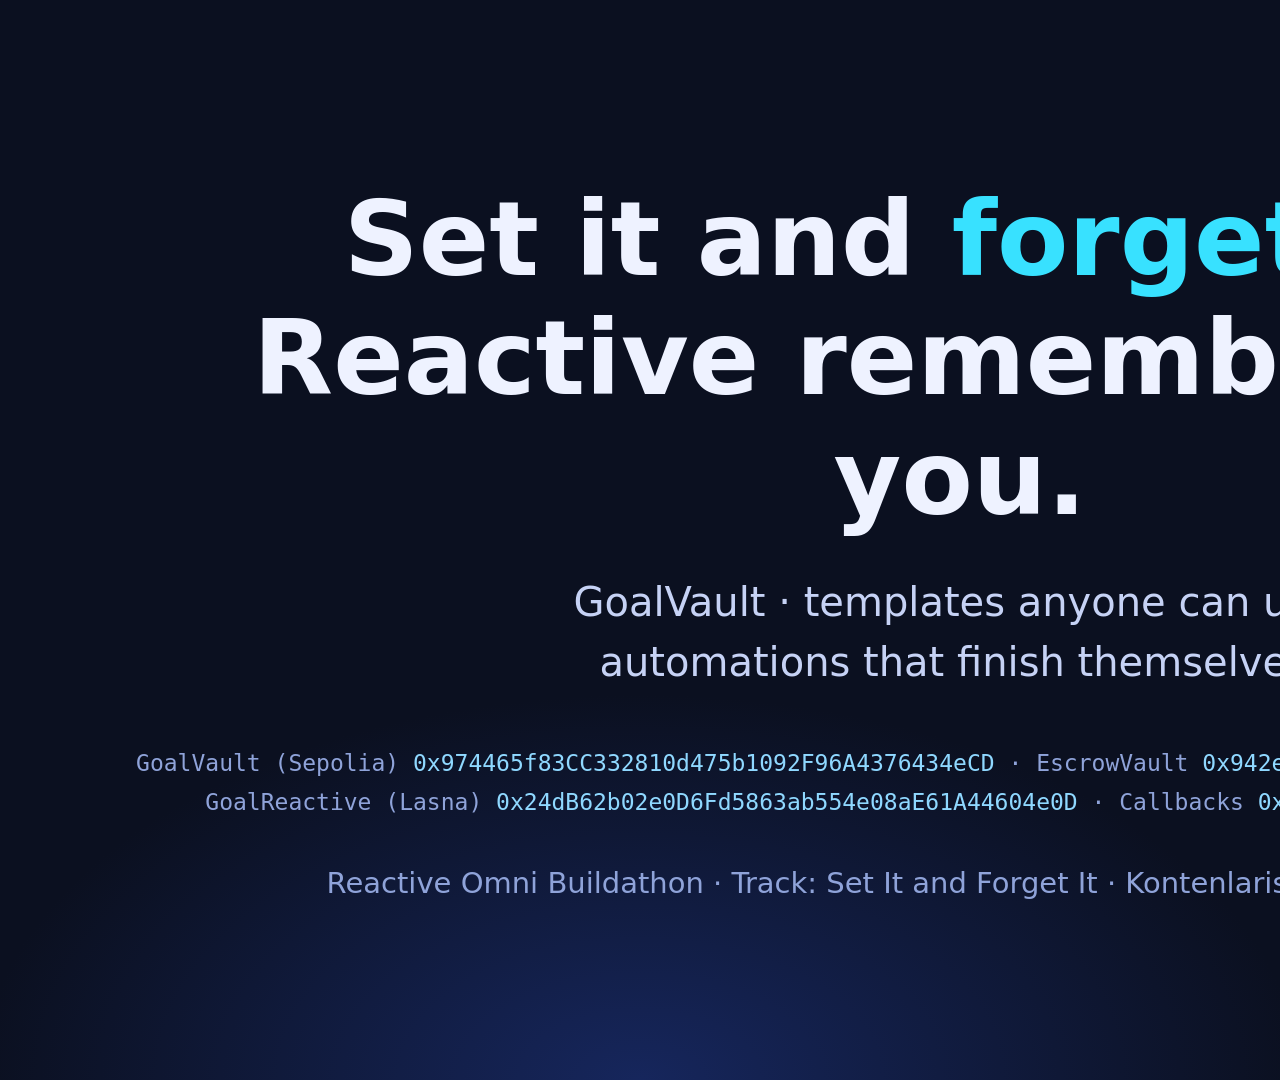
<file: video/slides/slide-closing.html>
<!DOCTYPE html><html><head><meta charset="utf-8"><style>
*{margin:0;padding:0;box-sizing:border-box}
body{width:1920px;height:1080px;background:radial-gradient(1200px 700px at 50% 100%,#16265c 0%,#0b1020 55%);color:#eef2ff;font-family:'DejaVu Sans',sans-serif;display:flex;flex-direction:column;align-items:center;justify-content:center;text-align:center;padding:0 120px}
h1{font-size:104px;line-height:1.15}
h1 .a{color:#38e1ff}
p.sub{margin-top:34px;font-size:40px;color:#c6d2f5;line-height:1.5}
.addr{margin-top:52px;font-family:'DejaVu Sans Mono',monospace;font-size:23px;color:#8fa3d9;line-height:1.7}
.addr b{color:#8fd8ff;font-weight:normal}
p.small{margin-top:44px;font-size:29px;color:#8fa3d9}
</style></head><body>
<h1>Set it and <span class="a">forget it</span> —<br>Reactive remembers for you.</h1>
<p class="sub">GoalVault · templates anyone can use,<br>automations that finish themselves.</p>
<div class="addr">
GoalVault (Sepolia) <b>0x974465f83CC332810d475b1092F96A4376434eCD</b> · EscrowVault <b>0x942e0d1cCB31B6C4a12E6b479D6F406C644DeE8E</b><br>
GoalReactive (Lasna) <b>0x24dB62b02e0D6Fd5863ab554e08aE61A44604e0D</b> · Callbacks <b>0xfC568793…33f1</b> / <b>0xc772B94E…32D0</b>
</div>
<p class="small">Reactive Omni Buildathon · Track: Set It and Forget It · Kontenlaris Studio — thank you!</p>
</body></html>
</file>
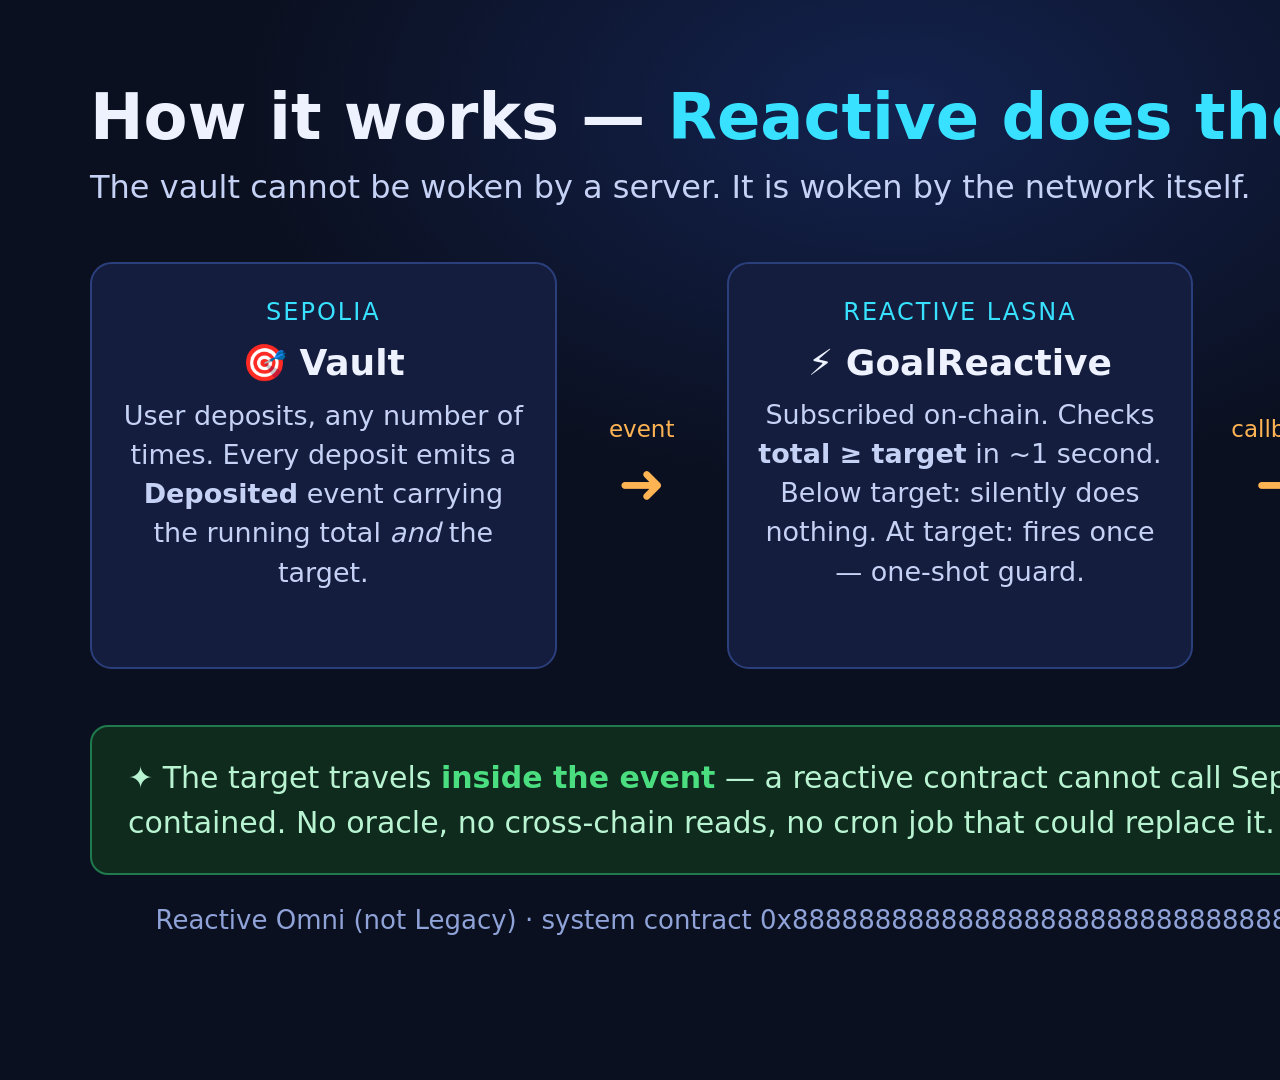
<file: video/slides/slide-flow.html>
<!DOCTYPE html><html><head><meta charset="utf-8"><style>
*{margin:0;padding:0;box-sizing:border-box}
body{width:1920px;height:1080px;background:radial-gradient(1200px 700px at 70% 10%,#13224e 0%,#0b1020 55%);color:#eef2ff;font-family:'DejaVu Sans',sans-serif;padding:80px 90px}
h1{font-size:64px;margin-bottom:14px} h1 .a{color:#38e1ff}
p.lead{font-size:32px;color:#c6d2f5;margin-bottom:56px}
.flow{display:flex;align-items:stretch;gap:0;margin-top:10px}
.box{flex:1;background:#141d3d;border:2px solid #2b3f7d;border-radius:22px;padding:34px 28px;text-align:center}
.box h2{font-size:36px;margin-bottom:12px}
.box .chain{font-size:24px;color:#38e1ff;text-transform:uppercase;letter-spacing:2px;margin-bottom:16px}
.box p{font-size:27px;line-height:1.45;color:#c6d2f5}
.arrow{display:flex;flex-direction:column;justify-content:center;align-items:center;width:170px;color:#ffb454}
.arrow .lbl{font-size:23px;color:#ffb454;text-align:center;line-height:1.3;margin-bottom:6px}
.arrow .arr{font-size:56px}
.note{margin-top:56px;background:#0f2b1d;border:2px solid #1f7a4d;border-radius:18px;padding:28px 36px;font-size:30px;line-height:1.5;color:#b9f4d2}
.note b{color:#4ade80}
.foot{margin-top:30px;font-size:26px;color:#8fa3d9;text-align:center}
</style></head><body>
<h1>How it works — <span class="a">Reactive does the watching</span></h1>
<p class="lead">The vault cannot be woken by a server. It is woken by the network itself.</p>
<div class="flow">
  <div class="box"><div class="chain">Sepolia</div><h2>🎯 Vault</h2><p>User deposits, any number of times. Every deposit emits a <b>Deposited</b> event carrying the running total <i>and</i> the target.</p></div>
  <div class="arrow"><div class="lbl">event</div><div class="arr">➜</div></div>
  <div class="box"><div class="chain">Reactive Lasna</div><h2>⚡ GoalReactive</h2><p>Subscribed on-chain. Checks <b>total ≥ target</b> in ~1 second. Below target: silently does nothing. At target: fires once — one-shot guard.</p></div>
  <div class="arrow"><div class="lbl">callback</div><div class="arr">➜</div></div>
  <div class="box"><div class="chain">Sepolia</div><h2>🤝 Callback → Payout</h2><p>GoalCallback authenticates the delivery twice, calls <b>release()</b>, and the beneficiary is paid. Goal completed — automatically.</p></div>
</div>
<div class="note">✦ The target travels <b>inside the event</b> — a reactive contract cannot call Sepolia, so <b>react()</b> is fully self-contained. No oracle, no cross-chain reads, no cron job that could replace it.</div>
<div class="foot">Reactive Omni (not Legacy) · system contract 0x8888888888888888888888888888888888888888 · requestCallbackV_1_0</div>
</body></html>
</file>
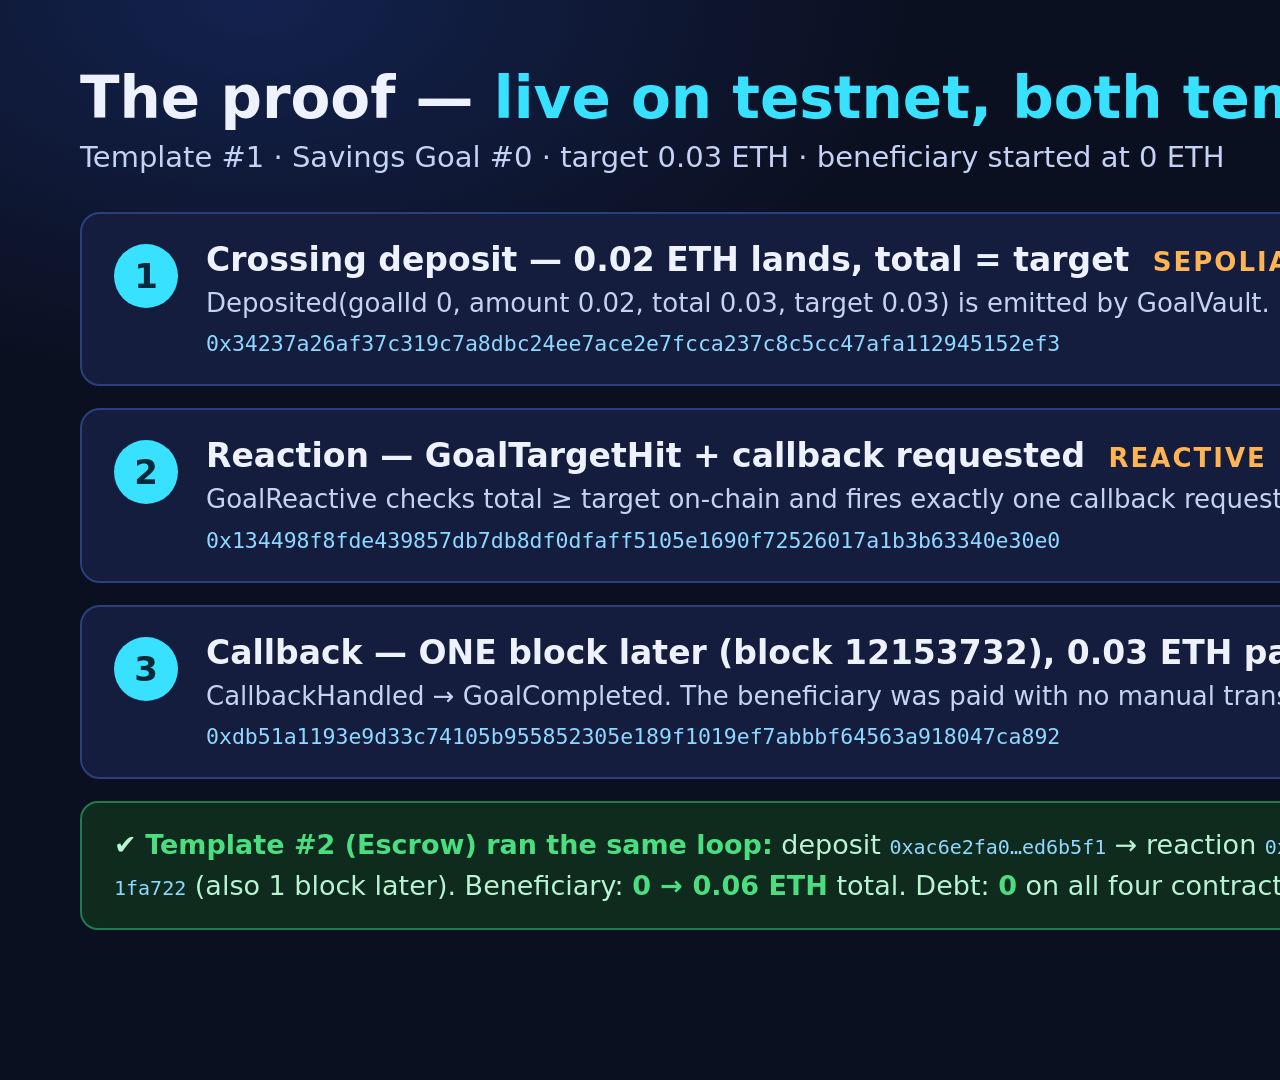
<file: video/slides/slide-proof.html>
<!DOCTYPE html><html><head><meta charset="utf-8"><style>
*{margin:0;padding:0;box-sizing:border-box}
body{width:1920px;height:1080px;background:radial-gradient(1200px 700px at 20% 0%,#13224e 0%,#0b1020 55%);color:#eef2ff;font-family:'DejaVu Sans',sans-serif;padding:64px 80px}
h1{font-size:58px;margin-bottom:8px} h1 .a{color:#38e1ff}
p.lead{font-size:29px;color:#c6d2f5;margin-bottom:38px}
.step{display:flex;gap:28px;background:#141d3d;border:2px solid #2b3f7d;border-radius:20px;padding:26px 32px;margin-bottom:22px;align-items:flex-start}
.num{flex:0 0 64px;height:64px;border-radius:50%;background:#38e1ff;color:#06283a;font-size:34px;font-weight:bold;display:flex;align-items:center;justify-content:center;margin-top:4px}
.step h2{font-size:33px;margin-bottom:6px}
.step h2 .chain{color:#ffb454;font-size:26px;text-transform:uppercase;letter-spacing:2px;margin-left:12px}
.step p{font-size:26px;color:#c6d2f5;line-height:1.4;margin-bottom:8px}
.hash{font-family:'DejaVu Sans Mono',monospace;font-size:21.5px;color:#8fd8ff;word-break:break-all;line-height:1.35}
.strip{margin-top:6px;background:#0f2b1d;border:2px solid #1f7a4d;border-radius:18px;padding:22px 32px;font-size:27px;line-height:1.5;color:#b9f4d2}
.strip b{color:#4ade80}
.strip .h2{font-family:'DejaVu Sans Mono',monospace;font-size:20px;color:#8fd8ff}
</style></head><body>
<h1>The proof — <span class="a">live on testnet, both templates</span></h1>
<p class="lead">Template #1 · Savings Goal #0 · target 0.03 ETH · beneficiary started at 0 ETH</p>

<div class="step"><div class="num">1</div><div>
<h2>Crossing deposit — 0.02 ETH lands, total = target <span class="chain">Sepolia</span></h2>
<p>Deposited(goalId 0, amount 0.02, total 0.03, target 0.03) is emitted by GoalVault.</p>
<div class="hash">0x34237a26af37c319c7a8dbc24ee7ace2e7fcca237c8c5cc47afa112945152ef3</div>
</div></div>

<div class="step"><div class="num">2</div><div>
<h2>Reaction — GoalTargetHit + callback requested <span class="chain">Reactive Lasna</span></h2>
<p>GoalReactive checks total ≥ target on-chain and fires exactly one callback request.</p>
<div class="hash">0x134498f8fde439857db7db8df0dfaff5105e1690f72526017a1b3b63340e30e0</div>
</div></div>

<div class="step"><div class="num">3</div><div>
<h2>Callback — ONE block later (block 12153732), 0.03 ETH paid out <span class="chain">Sepolia</span></h2>
<p>CallbackHandled → GoalCompleted. The beneficiary was paid with no manual transaction from anyone.</p>
<div class="hash">0xdb51a1193e9d33c74105b955852305e189f1019ef7abbbf64563a918047ca892</div>
</div></div>

<div class="strip">✔ <b>Template #2 (Escrow) ran the same loop:</b> deposit <span class="h2">0xac6e2fa0…ed6b5f1</span> → reaction <span class="h2">0xfdde19cc…4bcd1511</span> → callback <span class="h2">0x47a2aeda…1fa722</span> (also 1 block later). Beneficiary: <b>0 → 0.06 ETH</b> total. Debt: <b>0</b> on all four contracts.</div>
</body></html>
</file>
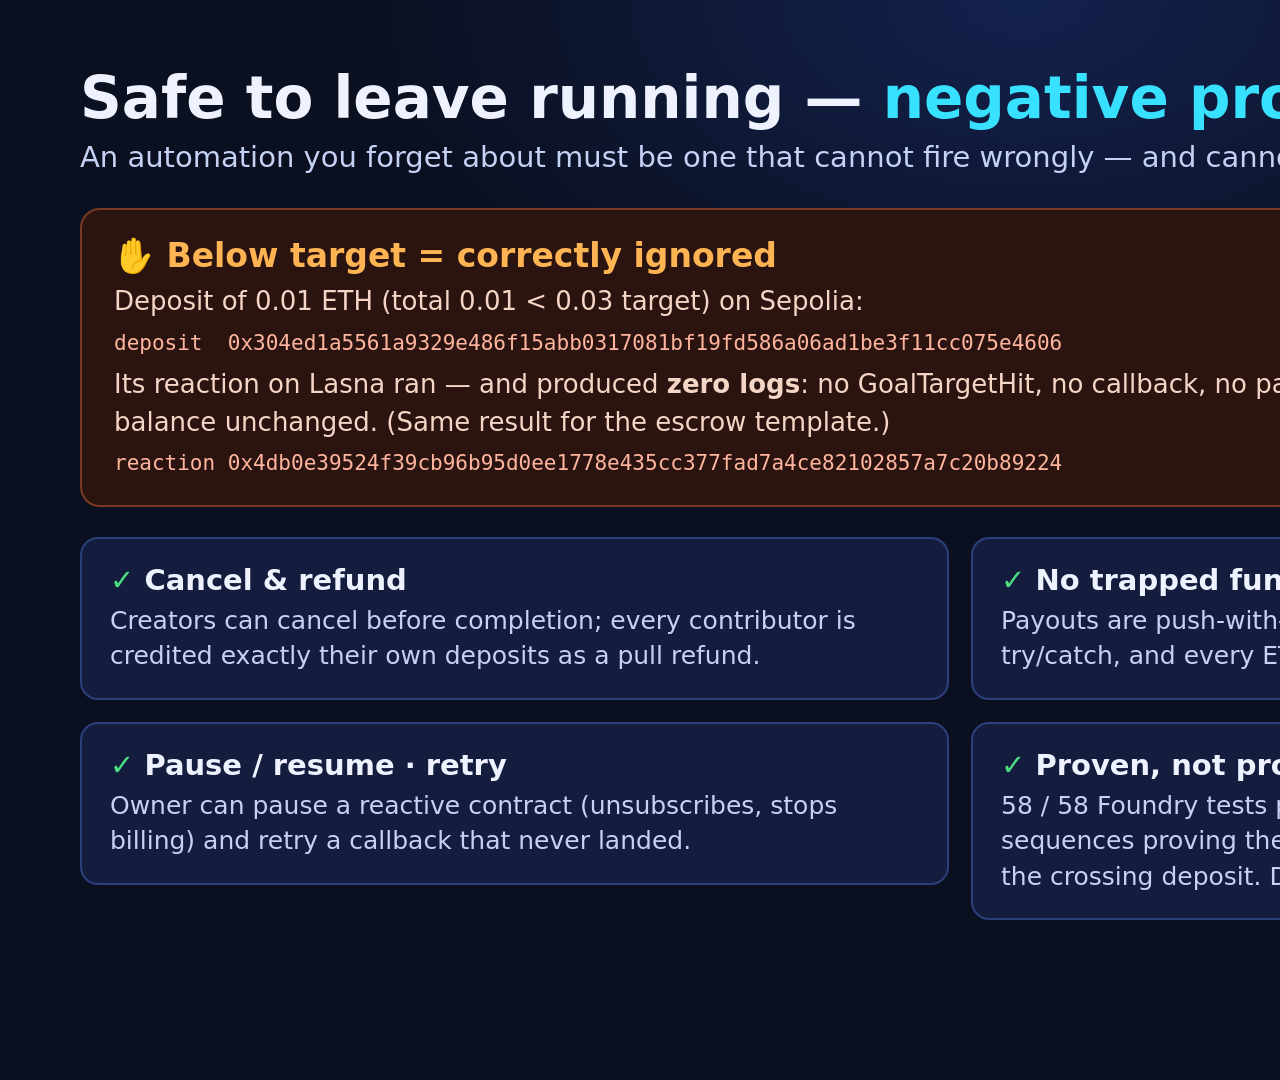
<file: video/slides/slide-safety.html>
<!DOCTYPE html><html><head><meta charset="utf-8"><style>
*{margin:0;padding:0;box-sizing:border-box}
body{width:1920px;height:1080px;background:radial-gradient(1200px 700px at 80% 0%,#13224e 0%,#0b1020 55%);color:#eef2ff;font-family:'DejaVu Sans',sans-serif;padding:64px 80px}
h1{font-size:58px;margin-bottom:8px} h1 .a{color:#38e1ff}
p.lead{font-size:29px;color:#c6d2f5;margin-bottom:34px}
.neg{background:#2b140f;border:2px solid #7a3a1f;border-radius:20px;padding:26px 32px;margin-bottom:30px}
.neg h2{font-size:33px;margin-bottom:8px;color:#ffb454}
.neg p{font-size:26px;color:#f5d6c6;line-height:1.45;margin-bottom:8px}
.hash{font-family:'DejaVu Sans Mono',monospace;font-size:21px;color:#ffb59e;line-height:1.4;word-break:break-all}
.grid{display:flex;gap:22px}
.col{flex:1;display:flex;flex-direction:column;gap:22px}
.item{background:#141d3d;border:2px solid #2b3f7d;border-radius:18px;padding:24px 28px}
.item h3{font-size:29px;margin-bottom:6px}
.item h3 .ok{color:#4ade80}
.item p{font-size:25px;color:#c6d2f5;line-height:1.42}
</style></head><body>
<h1>Safe to leave running — <span class="a">negative proof &amp; safety</span></h1>
<p class="lead">An automation you forget about must be one that cannot fire wrongly — and cannot trap funds.</p>

<div class="neg"><h2>✋ Below target = correctly ignored</h2>
<p>Deposit of 0.01 ETH (total 0.01 &lt; 0.03 target) on Sepolia:</p>
<div class="hash">deposit&nbsp;&nbsp;0x304ed1a5561a9329e486f15abb0317081bf19fd586a06ad1be3f11cc075e4606</div>
<p style="margin-top:8px">Its reaction on Lasna ran — and produced <b>zero logs</b>: no GoalTargetHit, no callback, no payout. State stayed open, beneficiary balance unchanged. (Same result for the escrow template.)</p>
<div class="hash">reaction 0x4db0e39524f39cb96b95d0ee1778e435cc377fad7a4ce82102857a7c20b89224</div>
</div>

<div class="grid">
<div class="col">
  <div class="item"><h3><span class="ok">✓</span> Cancel &amp; refund</h3><p>Creators can cancel before completion; every contributor is credited exactly their own deposits as a pull refund.</p></div>
  <div class="item"><h3><span class="ok">✓</span> Pause / resume · retry</h3><p>Owner can pause a reactive contract (unsubscribes, stops billing) and retry a callback that never landed.</p></div>
</div>
<div class="col">
  <div class="item"><h3><span class="ok">✓</span> No trapped funds</h3><p>Payouts are push-with-pull-fallback, callbacks absorb failures in try/catch, and every ETH path has a reentrancy lock.</p></div>
  <div class="item"><h3><span class="ok">✓</span> Proven, not promised</h3><p>58 / 58 Foundry tests pass — including fuzzed deposit sequences proving the callback fires exactly once, exactly at the crossing deposit. Debt after the live loops: 0 × 4.</p></div>
</div>
</div>
</body></html>
</file>
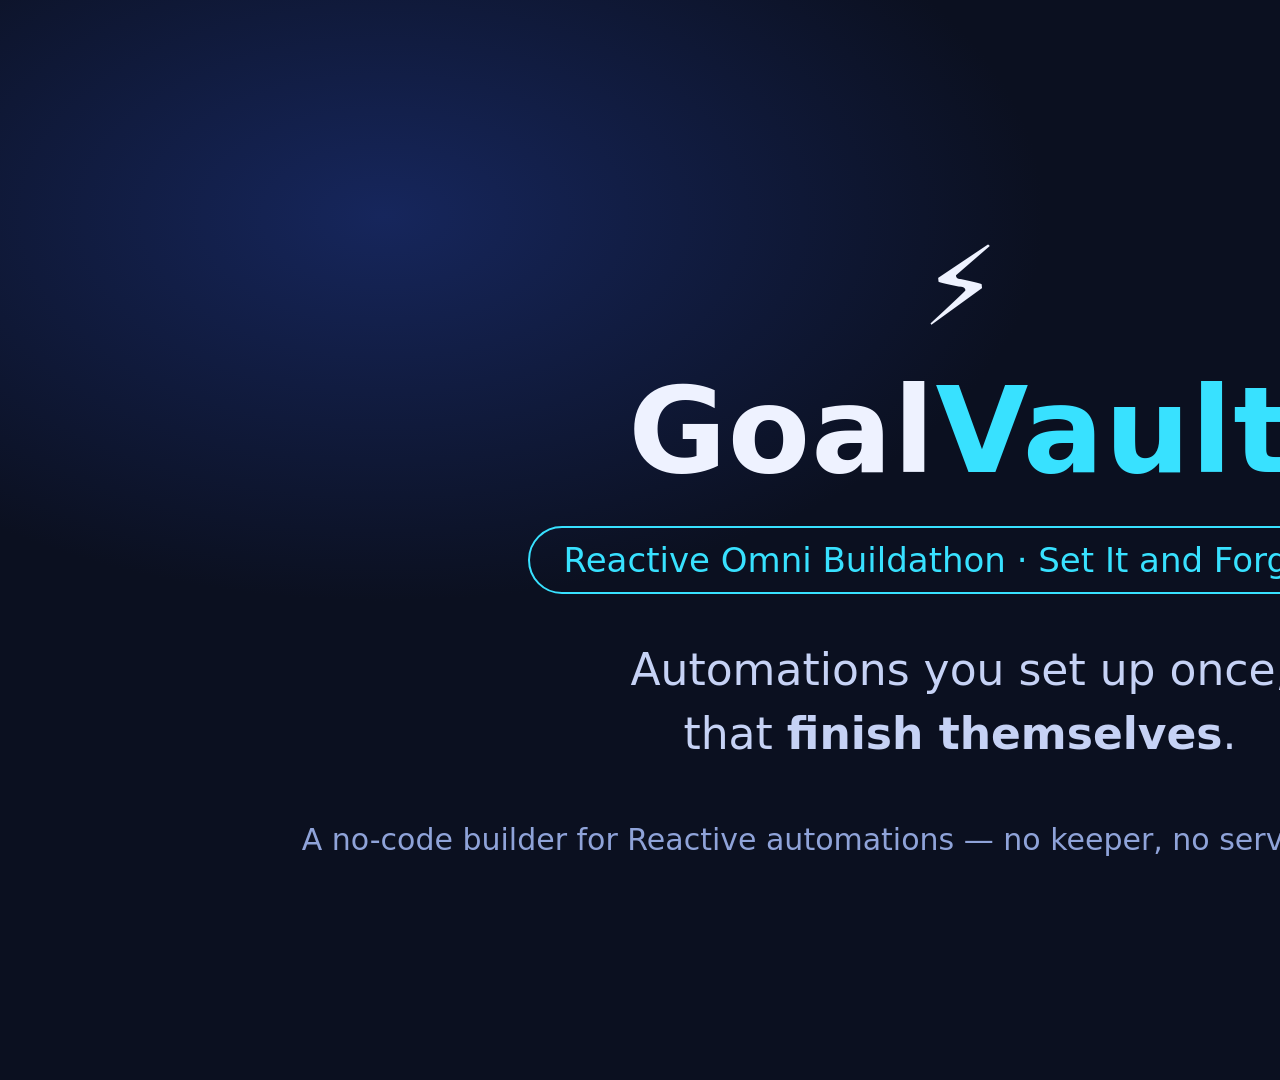
<file: video/slides/slide-title.html>
<!DOCTYPE html><html><head><meta charset="utf-8"><style>
*{margin:0;padding:0;box-sizing:border-box}
body{width:1920px;height:1080px;background:radial-gradient(1200px 700px at 30% 20%,#16265c 0%,#0b1020 55%);color:#eef2ff;font-family:'DejaVu Sans',sans-serif;display:flex;flex-direction:column;align-items:center;justify-content:center;text-align:center}
.bolt{font-size:110px}
h1{font-size:120px;font-weight:bold;letter-spacing:1px;margin-top:10px}
h1 .accent{color:#38e1ff}
.tag{display:inline-block;margin-top:26px;padding:12px 34px;border:2px solid #38e1ff;border-radius:999px;color:#38e1ff;font-size:34px}
p.sub{margin-top:44px;font-size:44px;line-height:1.45;color:#c6d2f5;max-width:1400px}
p.small{margin-top:56px;font-size:30px;color:#8fa3d9}
</style></head><body>
<div class="bolt">⚡</div>
<h1>Goal<span class="accent">Vault</span></h1>
<div class="tag">Reactive Omni Buildathon · Set It and Forget It</div>
<p class="sub">Automations you set up once,<br>that <b>finish themselves</b>.</p>
<p class="small">A no-code builder for Reactive automations — no keeper, no server, no button to press.</p>
</body></html>
</file>
